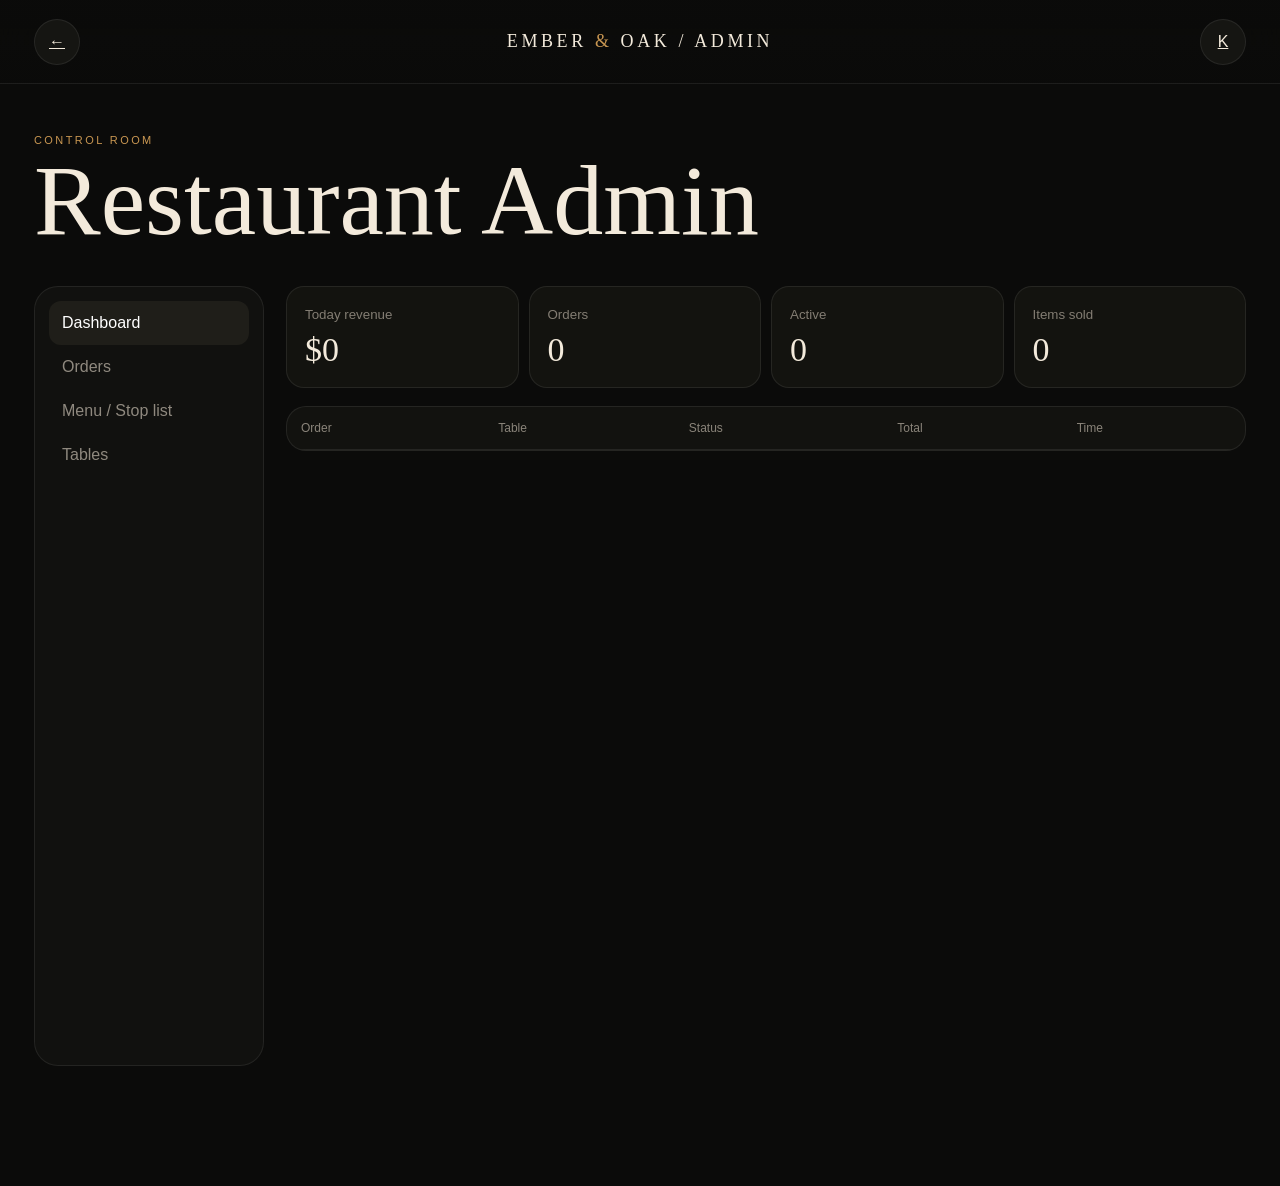
<file: admin.html>
<!doctype html><html lang="en"><head><meta charset="utf-8"><meta name="viewport" content="width=device-width,initial-scale=1"><title>EMBER & OAK — Admin</title><link rel="stylesheet" href="styles.css"></head><body>
<header class="topbar shell" style="padding-bottom:0"><div class="topbar-left"><a class="round-btn" href="index.html">←</a></div><div class="brand">EMBER <b>&</b> OAK / ADMIN</div><div class="topbar-right"><a class="round-btn" href="kitchen.html">K</a></div></header>
<main class="shell"><section class="page-hero"><div class="eyebrow">CONTROL ROOM</div><h1>Restaurant Admin</h1></section>
<div class="admin-layout"><aside class="sidebar" id="adminNav"><button class="active" data-tab="dashboard">Dashboard</button><button data-tab="orders">Orders</button><button data-tab="menu">Menu / Stop list</button><button data-tab="tables">Tables</button></aside><section class="admin-panel" id="adminPanel"></section></div></main>
<div class="toast" id="toast"></div><script src="data.js"></script><script src="admin.js"></script></body></html>
</file>
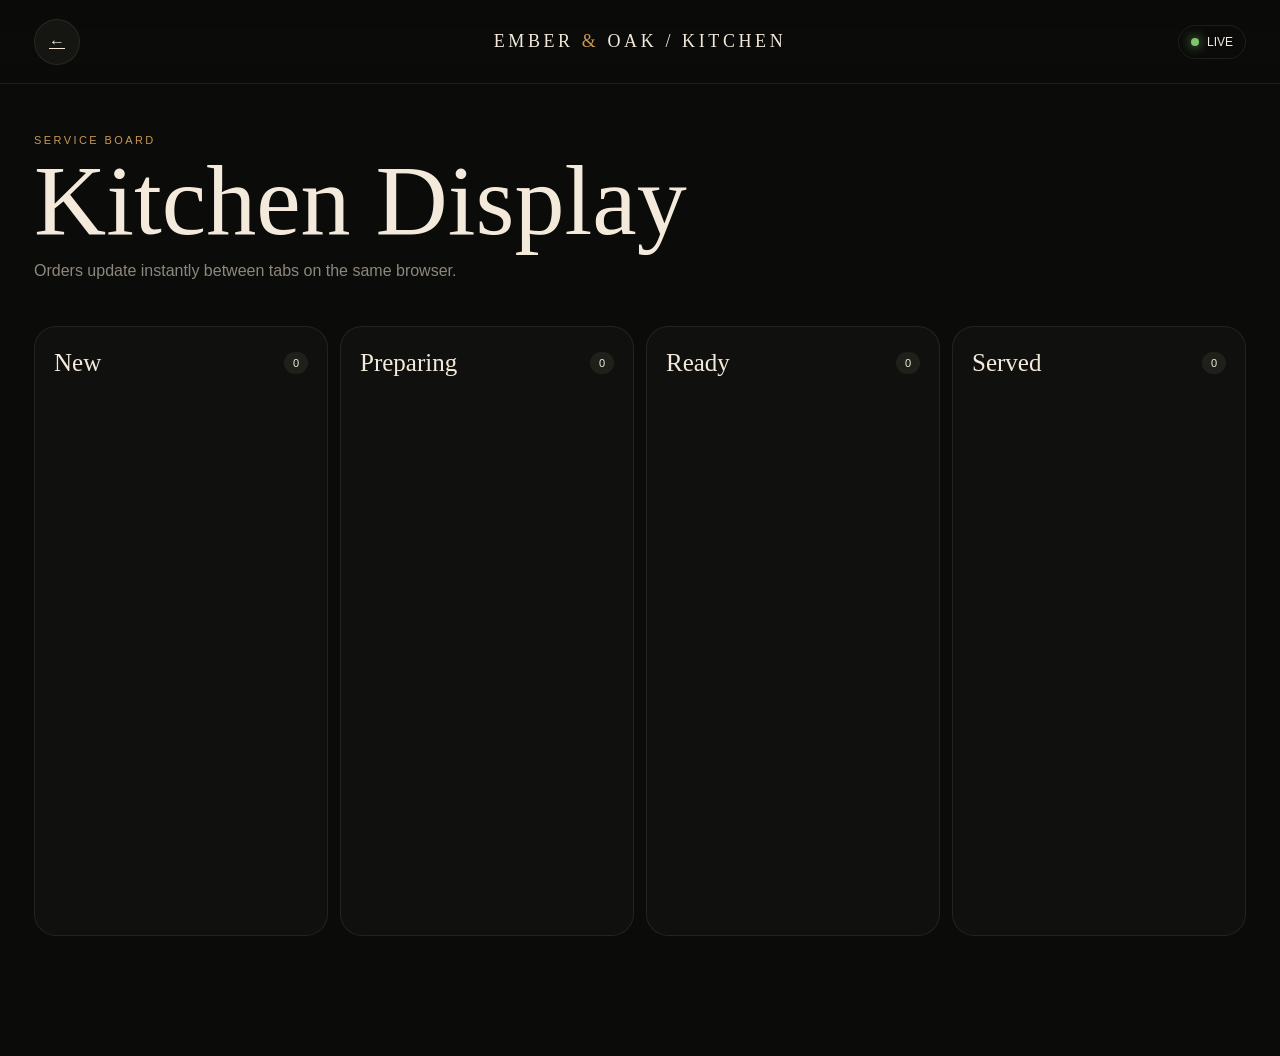
<file: kitchen.html>
<!doctype html><html lang="en"><head><meta charset="utf-8"><meta name="viewport" content="width=device-width,initial-scale=1"><title>EMBER & OAK — Kitchen</title><link rel="stylesheet" href="styles.css"></head><body>
<header class="topbar shell" style="padding-bottom:0"><div class="topbar-left"><a class="round-btn" href="index.html">←</a></div><div class="brand">EMBER <b>&</b> OAK / KITCHEN</div><div class="topbar-right"><span class="status-pill"><i></i>LIVE</span></div></header>
<main class="shell"><section class="page-hero"><div class="eyebrow">SERVICE BOARD</div><h1>Kitchen Display</h1><p style="color:#8e877c">Orders update instantly between tabs on the same browser.</p></section><section class="kitchen-board" id="board"></section></main>
<div class="toast" id="toast"></div><script src="data.js"></script><script src="kitchen.js"></script></body></html>
</file>
<file: styles.css>
:root{
  --bg:#0b0b0a;--panel:#11110f;--panel2:#171612;--cream:#f3eadb;--muted:#938d81;
  --line:rgba(255,255,255,.08);--gold:#c99752;--ember:#d5502a;--green:#93a878;
}
*{box-sizing:border-box}html{scroll-behavior:smooth}body{margin:0;background:var(--bg);color:var(--cream);font-family:Arial,Helvetica,sans-serif;overflow-x:hidden}
button,input,select,textarea{font:inherit}button{cursor:pointer}.shell{max-width:1450px;margin:auto;padding:0 34px 120px}
.topbar{height:84px;display:grid;grid-template-columns:1fr auto 1fr;align-items:center;position:sticky;top:0;z-index:80;background:linear-gradient(#0b0b0af2,#0b0b0ad7);backdrop-filter:blur(18px);border-bottom:1px solid var(--line)}
.brand{font-family:Georgia,serif;letter-spacing:.2em;font-size:18px}.brand b{color:var(--gold);font-weight:400}.topbar-left,.topbar-right{display:flex;align-items:center;gap:12px}.topbar-right{justify-self:end}
.round-btn,.ghost-btn{border:1px solid var(--line);background:#151512;color:var(--cream);min-width:46px;height:46px;border-radius:50%;display:grid;place-items:center;transition:.25s}.round-btn:hover{background:var(--cream);color:#111;transform:translateY(-2px)}
.table-chip{padding:10px 15px;border:1px solid var(--line);border-radius:99px;font-size:12px;color:#bdb5a8}
.hero{min-height:650px;position:relative;overflow:hidden;border-radius:0 0 44px 44px;background:#16120e;margin:0 -34px 38px;padding:70px 7vw}
.hero-bg{position:absolute;inset:0;background:linear-gradient(90deg,#090806 5%,rgba(9,8,6,.63) 44%,rgba(9,8,6,.18)),url("https://images.unsplash.com/photo-1529692236671-f1f6cf9683ba?auto=format&fit=crop&w=1800&q=90") center/cover;transform:scale(1.04);animation:heroZoom 14s ease-in-out infinite alternate}
@keyframes heroZoom{to{transform:scale(1.11)}}
.hero-content{position:relative;z-index:3;max-width:700px;margin-top:90px}.eyebrow{text-transform:uppercase;letter-spacing:.22em;color:var(--gold);font-size:11px}.hero h1{font-family:Georgia,serif;font-size:clamp(62px,9vw,142px);line-height:.78;font-weight:400;letter-spacing:-.05em;margin:20px 0}.hero p{max-width:460px;color:#c5bfb6;line-height:1.7}.hero-actions{display:flex;gap:10px;margin-top:28px}.primary,.secondary{border:0;border-radius:99px;padding:15px 20px;font-weight:700;transition:.25s}.primary{background:var(--cream);color:#111}.primary:hover{background:var(--gold);transform:translateY(-2px)}.secondary{background:#ffffff10;color:var(--cream);border:1px solid #ffffff18}.secondary:hover{background:#ffffff1c}
.hero-stamp{position:absolute;right:6vw;bottom:55px;width:120px;height:120px;border:1px solid #ffffff22;border-radius:50%;display:grid;place-items:center;text-align:center;font-size:11px;letter-spacing:.18em;animation:spin 18s linear infinite}@keyframes spin{to{transform:rotate(360deg)}}
.section-head{display:flex;justify-content:space-between;align-items:flex-end;padding:40px 0 22px}.section-head h2{font:400 clamp(38px,5vw,70px) Georgia,serif;margin:5px 0}.section-head p{color:var(--muted);max-width:460px;line-height:1.6}
.category-row{display:flex;gap:10px;overflow:auto;padding-bottom:20px;scrollbar-width:none}.category-row::-webkit-scrollbar{display:none}.category-row button{border:1px solid var(--line);background:#12120f;color:#aaa297;border-radius:99px;padding:12px 17px;white-space:nowrap}.category-row button.active{background:var(--cream);color:#111}
.menu-grid{display:grid;grid-template-columns:repeat(3,1fr);gap:14px}.dish{position:relative;min-height:520px;background:#14130f;border-radius:28px;overflow:hidden;border:1px solid var(--line);transition:.45s cubic-bezier(.2,.8,.2,1);opacity:0;transform:translateY(18px)}.dish.show{opacity:1;transform:none}.dish:hover{transform:translateY(-7px);box-shadow:0 30px 80px #0008}.dish-image{height:330px;overflow:hidden;position:relative}.dish-image img{width:100%;height:100%;object-fit:cover;transition:.6s}.dish:hover .dish-image img{transform:scale(1.07)}.dish-image:after{content:"";position:absolute;inset:0;background:linear-gradient(transparent 55%,#14130f)}.badge{position:absolute;left:16px;top:16px;z-index:2;background:#0c0c0bcf;border:1px solid #ffffff1a;padding:8px 10px;border-radius:99px;font-size:10px;letter-spacing:.13em}.dish-body{padding:20px}.dish-title{display:flex;justify-content:space-between;gap:20px;align-items:flex-start}.dish h3{font:400 27px Georgia,serif;margin:0}.price{font-weight:700;color:var(--gold);font-size:18px}.dish-meta{font-size:11px;color:#827c72;margin:8px 0 12px}.dish-desc{color:#aaa397;font-size:13px;line-height:1.55}.dish-actions{display:flex;justify-content:space-between;align-items:center;margin-top:16px}.add-btn{width:48px;height:48px;border:0;border-radius:50%;background:var(--cream);font-size:24px;transition:.25s}.add-btn:hover{background:var(--gold);transform:rotate(90deg)}
.cart-bar{position:fixed;z-index:70;left:50%;bottom:18px;transform:translateX(-50%);width:min(620px,calc(100% - 28px));background:#f0e6d5;color:#12110f;padding:10px 12px 10px 18px;border-radius:24px;display:flex;justify-content:space-between;align-items:center;box-shadow:0 18px 60px #0008;transition:.35s}.cart-bar.hidden{transform:translate(-50%,130%)}.cart-bar strong{font-family:Georgia,serif;font-size:19px}.cart-bar button{border:0;background:#131411;color:white;border-radius:18px;padding:14px 18px}
.overlay{position:fixed;inset:0;background:#0009;backdrop-filter:blur(8px);opacity:0;visibility:hidden;transition:.35s;z-index:120}.overlay.open{opacity:1;visibility:visible}
.drawer{position:fixed;right:0;top:0;bottom:0;width:min(480px,100%);background:#12120f;z-index:130;padding:28px;transform:translateX(105%);transition:.5s cubic-bezier(.2,.8,.2,1);display:flex;flex-direction:column}.drawer.open{transform:none}.drawer-head{display:flex;justify-content:space-between;align-items:flex-start}.drawer-head h2{font:400 38px Georgia,serif;margin:5px 0}.drawer-head button{width:44px;height:44px;border-radius:50%;border:1px solid var(--line);background:none;color:white;font-size:24px}.drawer-body{flex:1;overflow:auto;margin-top:14px}.cart-item{display:grid;grid-template-columns:76px 1fr auto;gap:12px;padding:13px 0;border-bottom:1px solid var(--line)}.cart-item img{width:76px;height:76px;object-fit:cover;border-radius:16px}.cart-item h4{margin:4px 0;font-family:Georgia,serif;font-size:17px}.cart-item small{color:var(--muted)}.qty{display:flex;gap:7px;align-items:center}.qty button{width:28px;height:28px;border:1px solid var(--line);background:#191914;color:white;border-radius:50%}.drawer-foot{border-top:1px solid var(--line);padding-top:18px}.total-line{display:flex;justify-content:space-between;font-size:20px;margin-bottom:14px}.wide{width:100%}
.modal{position:fixed;z-index:140;left:50%;top:50%;width:min(920px,calc(100% - 28px));max-height:88vh;overflow:auto;background:#11110e;border:1px solid var(--line);border-radius:30px;transform:translate(-50%,-44%) scale(.96);opacity:0;visibility:hidden;transition:.35s}.modal.open{transform:translate(-50%,-50%) scale(1);opacity:1;visibility:visible}.detail-layout{display:grid;grid-template-columns:1fr 1fr}.detail-photo{min-height:540px;background:#222}.detail-photo img{width:100%;height:100%;object-fit:cover}.detail-info{padding:42px}.detail-info h2{font:400 48px Georgia,serif;margin:10px 0}.detail-info p{color:#a69f94;line-height:1.7}.cook-row{display:flex;gap:8px;flex-wrap:wrap;margin:12px 0 24px}.cook-row button{border:1px solid var(--line);background:#181813;color:#aaa;border-radius:99px;padding:10px 13px}.cook-row button.active{background:var(--cream);color:#111}.modal-close{position:absolute;right:16px;top:16px;width:42px;height:42px;border-radius:50%;border:0;background:#f3eadb;z-index:4;font-size:24px}
.checkout{position:fixed;inset:0;z-index:160;background:#0d0d0b;transform:translateY(105%);transition:.6s cubic-bezier(.2,.8,.2,1);overflow:auto}.checkout.open{transform:none}.checkout-grid{min-height:100%;display:grid;grid-template-columns:1fr 1fr}.checkout-left{padding:8vh 6vw;background:#16130f}.checkout-right{padding:8vh 6vw}.checkout h2{font:400 clamp(48px,7vw,88px)/.9 Georgia,serif}.order-summary{margin-top:30px}.summary-item{display:flex;justify-content:space-between;padding:12px 0;border-bottom:1px solid var(--line);color:#beb7aa}.field{margin-bottom:12px}.field label{display:block;font-size:11px;color:#817b70;margin-bottom:6px;text-transform:uppercase;letter-spacing:.12em}.field input,.field textarea{width:100%;background:#141410;border:1px solid var(--line);color:white;border-radius:14px;padding:14px;outline:none}.field textarea{min-height:100px;resize:vertical}.checkout-actions{display:flex;gap:10px;margin-top:20px}
.receipt{display:none;margin-top:20px;background:#eee6d9;color:#171611;padding:28px;border-radius:18px;font-family:monospace}.receipt.show{display:block}.receipt h3{text-align:center;font-size:22px}.receipt hr{border:0;border-top:1px dashed #555}.receipt-row{display:flex;justify-content:space-between;padding:5px 0}
.page-hero{padding:50px 0 30px}.page-hero h1{font:400 clamp(54px,8vw,100px)/.9 Georgia,serif;margin:10px 0}.status-pill{display:inline-flex;gap:8px;align-items:center;padding:9px 12px;border-radius:99px;border:1px solid var(--line);font-size:12px}.status-pill i{width:8px;height:8px;border-radius:50%;background:#7fc56b;box-shadow:0 0 12px #7fc56b}
.kitchen-board{display:grid;grid-template-columns:repeat(4,1fr);gap:12px}.lane{background:#10100e;border:1px solid var(--line);border-radius:22px;min-height:610px;padding:14px}.lane-head{display:flex;justify-content:space-between;align-items:center;padding:8px 5px 16px}.lane-head h3{font:400 25px Georgia,serif;margin:0}.count{background:#20201b;border-radius:99px;padding:5px 9px;font-size:11px}.order-card{background:#191815;border:1px solid var(--line);padding:16px;border-radius:18px;margin-bottom:10px;animation:pop .3s ease}@keyframes pop{from{transform:scale(.96);opacity:0}}.order-card.hot{box-shadow:inset 3px 0 0 var(--ember)}.order-top{display:flex;justify-content:space-between}.order-no{font-family:Georgia,serif;font-size:22px}.order-time{color:#8e877c;font-size:11px}.order-items{margin:14px 0}.order-line{padding:5px 0;font-size:13px}.order-line b{color:var(--gold)}.order-note{font-size:11px;color:#bfa78f;background:#241b15;padding:9px;border-radius:10px;margin:8px 0}.order-actions{display:flex;gap:7px}.order-actions button{flex:1;border:0;border-radius:12px;padding:10px;background:#292821;color:white}.order-actions .next{background:var(--gold);color:#15120d;font-weight:700}
.admin-layout{display:grid;grid-template-columns:230px 1fr;gap:22px}.sidebar{position:sticky;top:98px;height:calc(100vh - 120px);background:#11110f;border:1px solid var(--line);border-radius:24px;padding:14px}.sidebar button{width:100%;text-align:left;border:0;background:none;color:#8f897f;padding:13px;border-radius:12px}.sidebar button.active{background:#1f1e19;color:white}.admin-panel{min-width:0}.stats{display:grid;grid-template-columns:repeat(4,1fr);gap:10px;margin-bottom:18px}.stat{background:#13130f;border:1px solid var(--line);border-radius:18px;padding:18px}.stat small{color:#837d73}.stat strong{display:block;font:400 34px Georgia,serif;margin-top:8px}.table-card{background:#12120f;border:1px solid var(--line);border-radius:20px;overflow:hidden}.admin-table{width:100%;border-collapse:collapse}.admin-table th,.admin-table td{text-align:left;padding:14px;border-bottom:1px solid var(--line);font-size:12px}.admin-table th{color:#8a847a;font-weight:400}.mini-btn{border:1px solid var(--line);background:#1c1c17;color:#ddd;border-radius:9px;padding:7px 9px}.product-editor{display:grid;grid-template-columns:repeat(2,1fr);gap:10px}.edit-card{background:#13130f;border:1px solid var(--line);border-radius:18px;padding:14px;display:grid;grid-template-columns:80px 1fr auto;gap:12px;align-items:center}.edit-card img{width:80px;height:70px;object-fit:cover;border-radius:12px}.edit-card h4{margin:0 0 5px}.stop{opacity:.45;filter:grayscale(1)}
.transition{position:fixed;inset:0;z-index:500;background:var(--gold);transform:translateY(-105%);pointer-events:none}.transition.go{animation:wipe .75s cubic-bezier(.7,0,.2,1)}@keyframes wipe{0%{transform:translateY(-105%)}48%,58%{transform:none}100%{transform:translateY(105%)}}
.toast{position:fixed;left:50%;bottom:90px;z-index:250;transform:translate(-50%,20px);opacity:0;background:#f0e6d5;color:#111;padding:12px 17px;border-radius:99px;font-weight:700;transition:.3s}.toast.show{opacity:1;transform:translate(-50%,0)}
@media(max-width:1100px){.menu-grid{grid-template-columns:repeat(2,1fr)}.kitchen-board{grid-template-columns:repeat(2,1fr)}.stats{grid-template-columns:repeat(2,1fr)}}
@media(max-width:760px){.shell{padding:0 14px 110px}.topbar{grid-template-columns:1fr auto;height:70px}.brand{justify-self:start}.topbar-left{display:none}.hero{margin:0 -14px 24px;padding:44px 20px;min-height:620px}.hero-content{margin-top:80px}.hero h1{font-size:64px}.hero-stamp{width:90px;height:90px;right:20px;bottom:30px}.menu-grid{grid-template-columns:1fr}.dish{min-height:500px}.detail-layout,.checkout-grid{grid-template-columns:1fr}.detail-photo{min-height:340px}.detail-info{padding:26px}.kitchen-board{grid-template-columns:1fr}.admin-layout{grid-template-columns:1fr}.sidebar{position:static;height:auto;display:flex;overflow:auto}.sidebar button{white-space:nowrap;width:auto}.stats{grid-template-columns:1fr 1fr}.product-editor{grid-template-columns:1fr}.admin-table{min-width:700px}.table-card{overflow:auto}}
</file>
